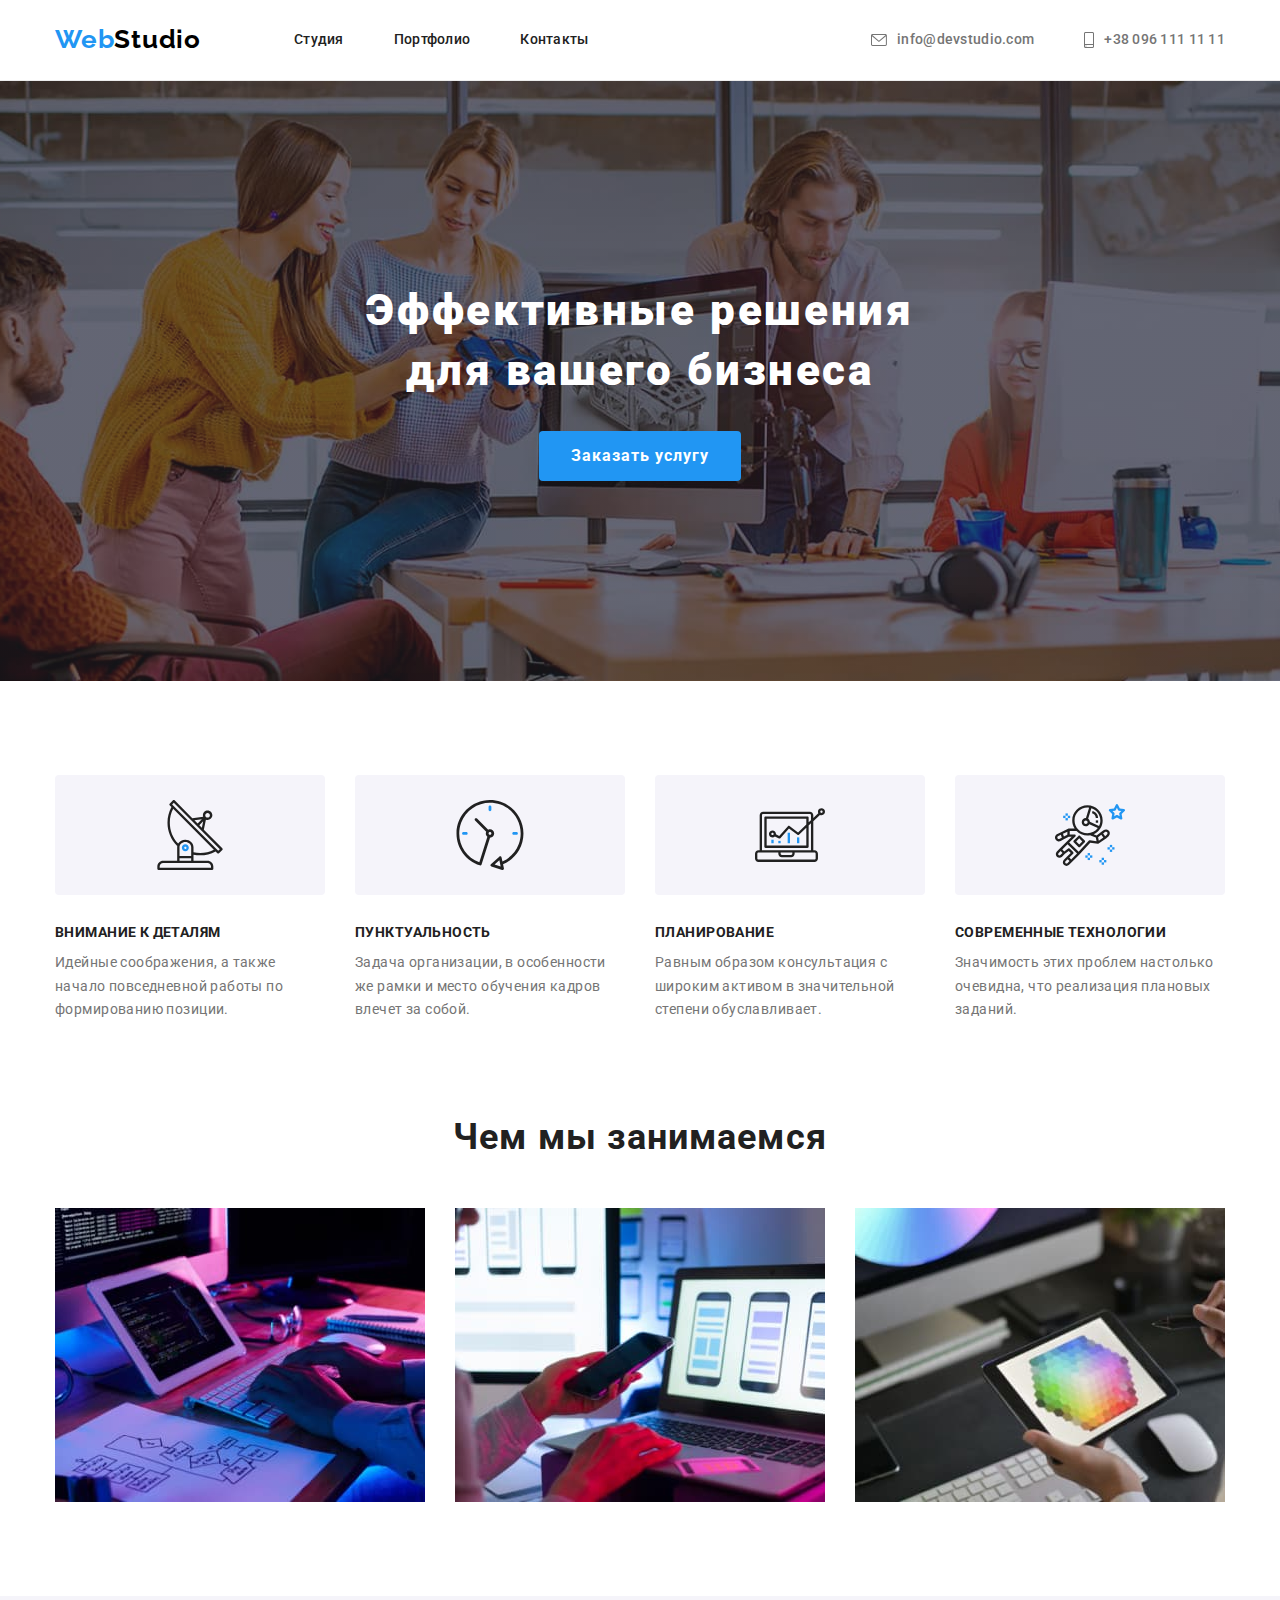
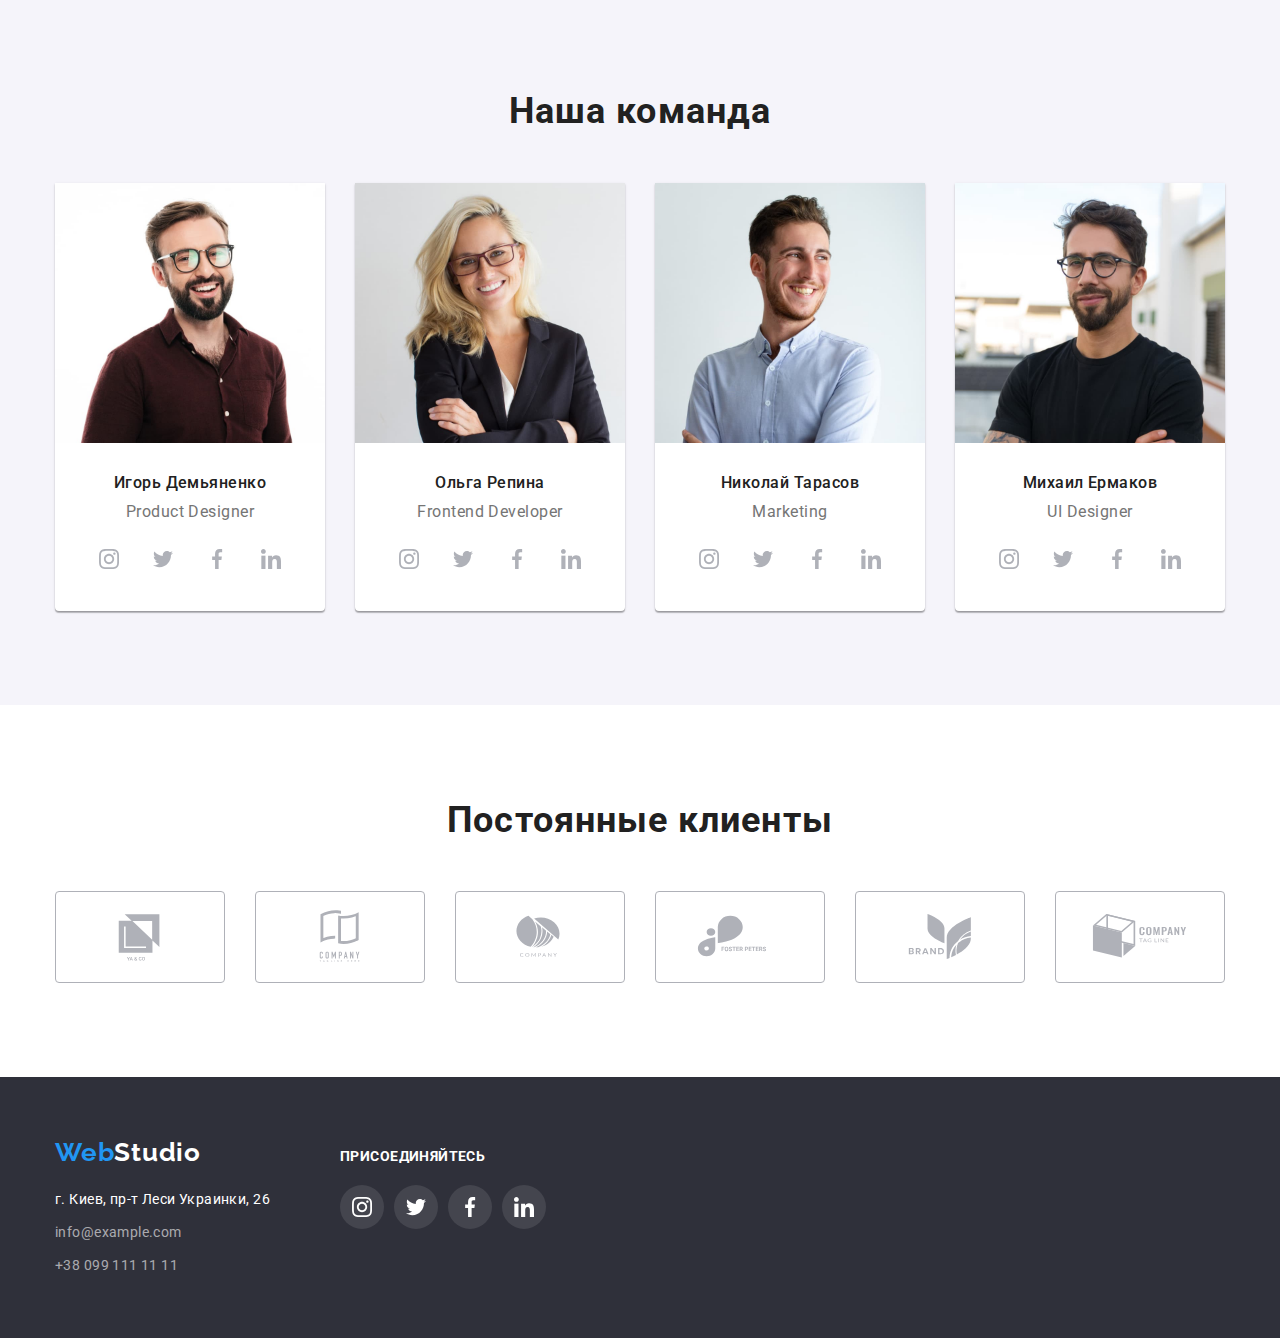
<file: index.html>
<!DOCTYPE html>
<html lang="ru">
  <head>
    <meta charset="UTF-8" />
    <meta http-equiv="X-UA-Compatible" content="IE=edge" />
    <meta name="viewport" content="width=device-width, initial-scale=1.0" />
    <title>Эффективные решения для вашего бизнеса</title>
    <link
      href="https://fonts.googleapis.com/css2?family=Raleway:wght@700&family=Roboto:wght@400;500;700;900&display=swap"
      rel="stylesheet"
    />
    <link
      rel="stylesheet"
      href="https://cdnjs.cloudflare.com/ajax/libs/modern-normalize/1.1.0/modern-normalize.min.css"
    />
    <link rel="stylesheet" href="./css/style.css" />
  </head>

  <body>
    <header class="header">
      <div class="container header-div">
        <a href="" class="header-logo link"> <span class="header-logo-web">Web</span>Studio</a>
        <nav class="header-nav">
          <ul class="site-nav list">
            <li class="site-nav-item"><a href="" class="site-nav-link link">Студия</a></li>
            <li class="site-nav-item">
              <a href="./portfolio.html" class="site-nav-link link">Портфолио</a>
            </li>
            <li class="site-nav-item"><a href="" class="site-nav-link link">Контакты</a></li>
          </ul>
        </nav>
        <ul class="contacts-nav list">
          <li class="contacts-nav-item">
            <a href="mailto:info@devstudio.com" class="contacts-nav-link link"
              ><svg class="contacts-nav-icon" width="16" height="12">
                <use href="./images/symbol-defs.svg#icon-envelope"></use>
              </svg>
              info@devstudio.com
            </a>
          </li>
          <li class="contacts-nav-item">
            <a href="tel:+380961111111" class="contacts-nav-link link">
              <svg class="contacts-nav-icon" width="10" height="16">
                <use href="./images/symbol-defs.svg#icon-smartphone"></use>
              </svg>
              +38 096 111 11 11</a
            >
          </li>
        </ul>
      </div>
    </header>
    <main>
      <section class="hero">
        <div class="container">
          <h1 class="hero-title">
            Эффективные решения <br />
            для вашего бизнеса
          </h1>
          <button type="button" class="hero-btn">Заказать услугу</button>
        </div>
      </section>
      <section class="features section">
        <div class="container">
          <h2 class="visually-hidden">Наши преимущества</h2>
          <ul class="features-list">
            <li class="features-item">
              <div class="features-icon-container">
                <svg class="features-icon" width="70" height="70">
                  <use href="./images/symbol-defs.svg#icon-antenna-1"></use>
                </svg>
              </div>
              <h3 class="features-title">Внимание к деталям</h3>
              <p class="features-text">
                Идейные соображения, а также начало повседневной работы по формированию позиции.
              </p>
            </li>
            <li class="features-item">
              <div class="features-icon-container">
                <svg class="features-icon" width="70" height="70">
                  <use href="./images/symbol-defs.svg#icon-clock-1"></use>
                </svg>
              </div>
              <h3 class="features-title">Пунктуальность</h3>
              <p class="features-text">
                Задача организации, в особенности же рамки и место обучения кадров влечет за собой.
              </p>
            </li>
            <li class="features-item">
              <div class="features-icon-container">
                <svg class="features-icon" width="70" height="70">
                  <use href="./images/symbol-defs.svg#icon-diagram-1"></use>
                </svg>
              </div>
              <h3 class="features-title">Планирование</h3>
              <p class="features-text">
                Равным образом консультация с широким активом в значительной степени обуславливает.
              </p>
            </li>
            <li class="features-item">
              <div class="features-icon-container">
                <svg class="features-icon" width="70" height="70">
                  <use href="./images/symbol-defs.svg#icon-astronaut-1"></use>
                </svg>
              </div>
              <h3 class="features-title">Современные технологии</h3>
              <p class="features-text">
                Значимость этих проблем настолько очевидна, что реализация плановых заданий.
              </p>
            </li>
          </ul>
        </div>
      </section>
      <section class="works section">
        <div class="container">
          <h2 class="works-title">Чем мы занимаемся</h2>
          <ul class="works-list">
            <li class="works-item">
              <img src="./images/box1.jpg" alt="написание кода" width="370" />
            </li>
            <li class="works-item">
              <img src="./images/box2.jpg" alt="мобильные устройства" width="370" />
            </li>
            <li class="works-item"><img src="./images/box3.jpg" alt="дизайн" width="370" /></li>
          </ul>
        </div>
      </section>
      <section class="team section">
        <div class="container">
          <h2 class="team-title">Наша команда</h2>
          <ul class="team-list">
            <li class="team-item">
              <img src="./images/img1.jpg" alt="Игорь Демьяненко Product Designer" width="270" />

              <div class="team-item-bgc">
                <h3 class="team-item-title">Игорь Демьяненко</h3>
                <p class="team-item-text" lang="en">Product Designer</p>
                <ul class="team-soc-list">
                  <li class="team-soc-item">
                    <a href="" class="team-soc-link">
                      <svg class="team-soc-icon" width="20" height="20">
                        <use href="./images/symbol-defs.svg#icon-instagram-2"></use>
                      </svg>
                    </a>
                  </li>
                  <li class="team-soc-item">
                    <a href="" class="team-soc-link">
                      <svg class="team-soc-icon" width="20" height="20">
                        <use href="./images/symbol-defs.svg#icon-twitter-1"></use>
                      </svg>
                    </a>
                  </li>
                  <li class="team-soc-item">
                    <a href="" class="team-soc-link">
                      <svg class="team-soc-icon" width="20" height="20">
                        <use href="./images/symbol-defs.svg#icon-facebook-1"></use>
                      </svg>
                    </a>
                  </li>
                  <li class="team-soc-item">
                    <a href="" class="team-soc-link">
                      <svg class="team-soc-icon" width="20" height="20">
                        <use href="./images/symbol-defs.svg#icon-linkedin-1"></use>
                      </svg>
                    </a>
                  </li>
                </ul>
              </div>
            </li>
            <li class="team-item">
              <img src="./images/img2.jpg" alt="Ольга Репина Frontend Developer" width="270" />
              <div class="team-item-bgc">
                <h3 class="team-item-title">Ольга Репина</h3>
                <p class="team-item-text" lang="en">Frontend Developer</p>
                <ul class="team-soc-list">
                  <li class="team-soc-item">
                    <a href="" class="team-soc-link">
                      <svg class="team-soc-icon" width="20" height="20">
                        <use href="./images/symbol-defs.svg#icon-instagram-2"></use>
                      </svg>
                    </a>
                  </li>
                  <li class="team-soc-item">
                    <a href="" class="team-soc-link">
                      <svg class="team-soc-icon" width="20" height="20">
                        <use href="./images/symbol-defs.svg#icon-twitter-1"></use>
                      </svg>
                    </a>
                  </li>
                  <li class="team-soc-item">
                    <a href="" class="team-soc-link">
                      <svg class="team-soc-icon" width="20" height="20">
                        <use href="./images/symbol-defs.svg#icon-facebook-1"></use>
                      </svg>
                    </a>
                  </li>
                  <li class="team-soc-item">
                    <a href="" class="team-soc-link">
                      <svg class="team-soc-icon" width="20" height="20">
                        <use href="./images/symbol-defs.svg#icon-linkedin-1"></use>
                      </svg>
                    </a>
                  </li>
                </ul>
              </div>
            </li>
            <li class="team-item">
              <img src="./images/img3.jpg" alt="Николай Тарасов Marketing" width="270" />
              <div class="team-item-bgc">
                <h3 class="team-item-title">Николай Тарасов</h3>
                <p class="team-item-text" lang="en">Marketing</p>
                <ul class="team-soc-list">
                  <li class="team-soc-item">
                    <a href="" class="team-soc-link">
                      <svg class="team-soc-icon" width="20" height="20">
                        <use href="./images/symbol-defs.svg#icon-instagram-2"></use>
                      </svg>
                    </a>
                  </li>
                  <li class="team-soc-item">
                    <a href="" class="team-soc-link">
                      <svg class="team-soc-icon" width="20" height="20">
                        <use href="./images/symbol-defs.svg#icon-twitter-1"></use>
                      </svg>
                    </a>
                  </li>
                  <li class="team-soc-item">
                    <a href="" class="team-soc-link">
                      <svg class="team-soc-icon" width="20" height="20">
                        <use href="./images/symbol-defs.svg#icon-facebook-1"></use>
                      </svg>
                    </a>
                  </li>
                  <li class="team-soc-item">
                    <a href="" class="team-soc-link">
                      <svg class="team-soc-icon" width="20" height="20">
                        <use href="./images/symbol-defs.svg#icon-linkedin-1"></use>
                      </svg>
                    </a>
                  </li>
                </ul>
              </div>
            </li>
            <li class="team-item">
              <img src="./images/img4.jpg" alt="Михаил Ермаков UI Designer" width="270" />
              <div class="team-item-bgc">
                <h3 class="team-item-title">Михаил Ермаков</h3>
                <p class="team-item-text" lang="en">UI Designer</p>
                <ul class="team-soc-list">
                  <li class="team-soc-item">
                    <a href="" class="team-soc-link">
                      <svg class="team-soc-icon" width="20" height="20">
                        <use href="./images/symbol-defs.svg#icon-instagram-2"></use>
                      </svg>
                    </a>
                  </li>
                  <li class="team-soc-item">
                    <a href="" class="team-soc-link">
                      <svg class="team-soc-icon" width="20" height="20">
                        <use href="./images/symbol-defs.svg#icon-twitter-1"></use>
                      </svg>
                    </a>
                  </li>
                  <li class="team-soc-item">
                    <a href="" class="team-soc-link">
                      <svg class="team-soc-icon" width="20" height="20">
                        <use href="./images/symbol-defs.svg#icon-facebook-1"></use>
                      </svg>
                    </a>
                  </li>
                  <li class="team-soc-item">
                    <a href="" class="team-soc-link">
                      <svg class="team-soc-icon" width="20" height="20">
                        <use href="./images/symbol-defs.svg#icon-linkedin-1"></use>
                      </svg>
                    </a>
                  </li>
                </ul>
              </div>
            </li>
          </ul>
        </div>
      </section>
      <section class="clients section">
        <div class="container">
          <h2 class="clients-title">Постоянные клиенты</h2>
          <ul class="clients-list">
            <li class="clients-item">
              <a href="" class="clients-link">
                <svg class="clients-icon" width="106" height="60">
                  <use href="./images/symbol-defs.svg#icon-Logo"></use>
                </svg>
              </a>
            </li>
            <li class="clients-item">
              <a href="" class="clients-link">
                <svg class="clients-icon" width="106" height="60">
                  <use href="./images/symbol-defs.svg#icon-Logo-1"></use>
                </svg>
              </a>
            </li>
            <li class="clients-item">
              <a href="" class="clients-link">
                <svg class="clients-icon" width="106" height="60">
                  <use href="./images/symbol-defs.svg#icon-Logo-2"></use>
                </svg>
              </a>
            </li>
            <li class="clients-item">
              <a href="" class="clients-link">
                <svg class="clients-icon" width="106" height="60">
                  <use href="./images/symbol-defs.svg#icon-Logo-3"></use>
                </svg>
              </a>
            </li>
            <li class="clients-item">
              <a href="" class="clients-link">
                <svg class="clients-icon" width="106" height="60">
                  <use href="./images/symbol-defs.svg#icon-Logo-4"></use>
                </svg>
              </a>
            </li>
            <li class="clients-item">
              <a href="" class="clients-link">
                <svg class="clients-icon" width="106" height="60">
                  <use href="./images/symbol-defs.svg#icon-Logo-5"></use>
                </svg>
              </a>
            </li>
          </ul>
        </div>
      </section>
    </main>
    <footer class="footer">
      <div class="footer-cont container">
        <div class="footer-contacts">
          <a class="footer-logo link" href=""> <span class="footer-logo-web">Web</span>Studio</a>
          <address class="footer-adress">
            <ul class="footer-list list">
              <li class="footer-item">
                <a
                  class="footer-adress-link link"
                  href="https://www.google.com/maps/place/бул.+Леси+Украинки,+26,+Киев,+Украина,+02000/@50.4265807,30.5361971,17z/data=!3m1!4b1!4m5!3m4!1s0x40d4cf0e033ecbe9:0x57a4dffefec77da0!8m2!3d50.4265807!4d30.5383858"
                  >г. Киев, пр-т Леси Украинки, 26
                </a>
              </li>
              <li class="footer-item">
                <a class="footer-contacts-link link" href="mailto:info@example.com"
                  >info@example.com</a
                >
              </li>
              <li class="footer-item">
                <a class="footer-contacts-link link" href="tel:+380991111111">+38 099 111 11 11</a>
              </li>
            </ul>
          </address>
        </div>
        <div class="join">
          <h2 class="join-title">ПРИСОЕДИНЯЙТЕСЬ</h2>
          <ul class="join-list">
            <li class="join-item">
              <a href="" class="join-soc-link"
                ><svg class="join-icon" width="20" height="20">
                  <use href="./images/symbol-defs.svg#icon-instagram-2"></use>
                </svg>
              </a>
            </li>
            <li class="join-item">
              <a href="" class="join-soc-link"
                ><svg class="join-icon" width="20" height="20">
                  <use href="./images/symbol-defs.svg#icon-twitter-1"></use>
                </svg>
              </a>
            </li>
            <li class="join-item">
              <a href="" class="join-soc-link"
                ><svg class="join-icon" width="20" height="20">
                  <use href="./images/symbol-defs.svg#icon-facebook-1"></use>
                </svg>
              </a>
            </li>
            <li class="join-item">
              <a href="" class="join-soc-link"
                ><svg class="join-icon" width="20" height="20">
                  <use href="./images/symbol-defs.svg#icon-linkedin-1"></use>
                </svg>
              </a>
            </li>
          </ul>
        </div>
      </div>
    </footer>
  </body>
</html>
</file>
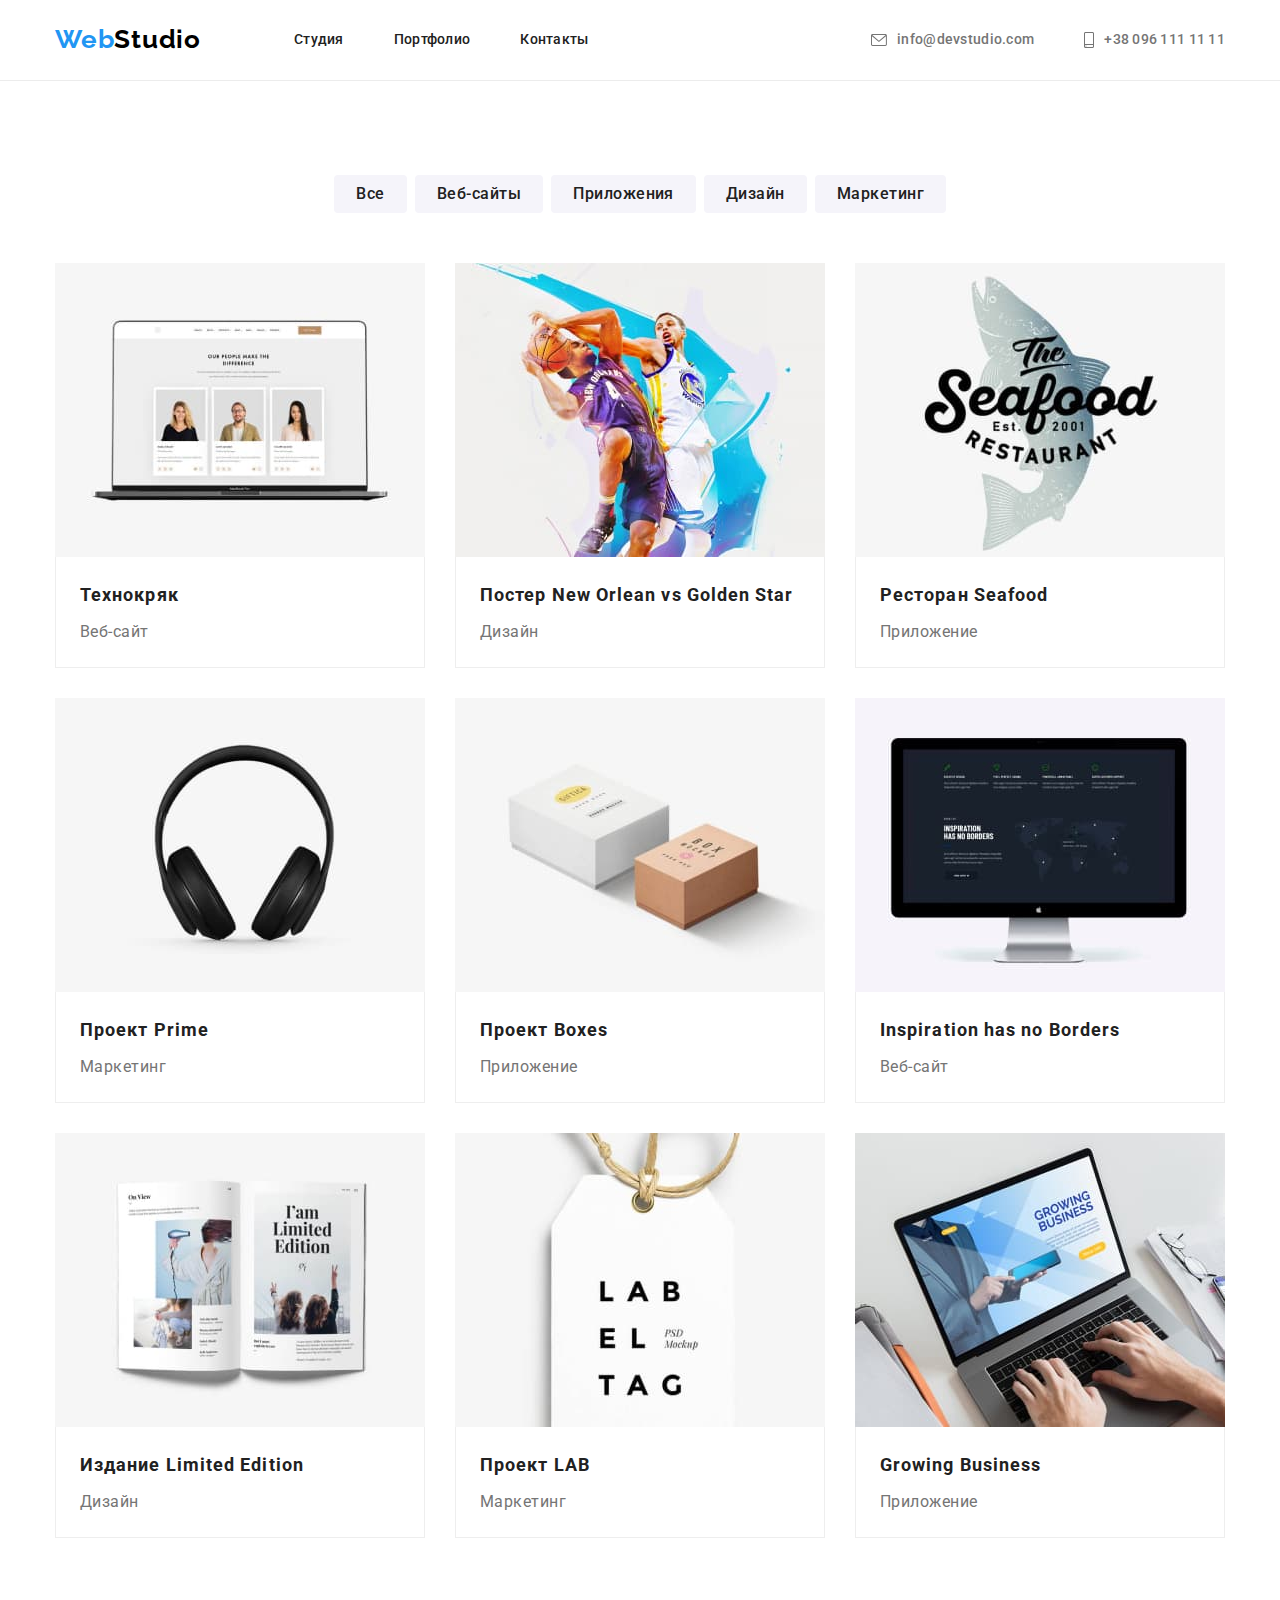
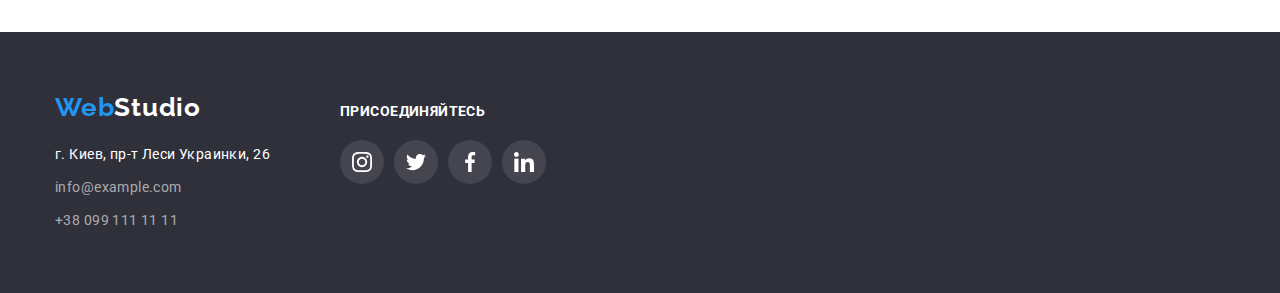
<file: portfolio.html>
<!DOCTYPE html>
<html lang="ru">
  <head>
    <meta charset="UTF-8" />
    <meta http-equiv="X-UA-Compatible" content="IE=edge" />
    <meta name="viewport" content="width=device-width, initial-scale=1.0" />
    <title>Portfolio</title>
    <link
      href="https://fonts.googleapis.com/css2?family=Raleway:wght@700&family=Roboto:wght@400;500;700;900&display=swap"
      rel="stylesheet"
    />
    <link
      rel="stylesheet"
      href="https://cdnjs.cloudflare.com/ajax/libs/modern-normalize/1.1.0/modern-normalize.min.css"
    />
    <link rel="stylesheet" href="./css/style.css" />
  </head>
  <body>
    <header class="header">
      <div class="container header-div">
        <a href="" class="header-logo link"> <span class="header-logo-web">Web</span>Studio</a>
        <nav class="header-nav">
          <ul class="site-nav list">
            <li class="site-nav-item">
              <a href="./index.html" class="site-nav-link link">Студия</a>
            </li>
            <li class="site-nav-item">
              <a href="" class="site-nav-link link">Портфолио</a>
            </li>
            <li class="site-nav-item"><a href="" class="site-nav-link link">Контакты</a></li>
          </ul>
        </nav>
        <ul class="contacts-nav list">
          <li class="contacts-nav-item">
            <a href="mailto:info@devstudio.com" class="contacts-nav-link link"
              ><svg class="contacts-nav-icon" width="16" height="12">
                <use href="./images/symbol-defs.svg#icon-envelope"></use>
              </svg>
              info@devstudio.com
            </a>
          </li>
          <li class="contacts-nav-item">
            <a href="tel:+380961111111" class="contacts-nav-link link">
              <svg class="contacts-nav-icon" width="10" height="16">
                <use href="./images/symbol-defs.svg#icon-smartphone"></use>
              </svg>
              +38 096 111 11 11</a
            >
          </li>
        </ul>
      </div>
    </header>
    <main>
      <section class="filtres section">
        <div class="container">
          <h1 class="visually-hidden">Фильтры</h1>
          <ul class="filtres-btn-list">
            <li class="filtres-btn-item">
              <button type="button" class="filtres-btn">Все</button>
            </li>
            <li class="filtres-btn-item">
              <button type="button" class="filtres-btn">Веб-сайты</button>
            </li>
            <li class="filtres-btn-item">
              <button type="button" class="filtres-btn">Приложения</button>
            </li>
            <li class="filtres-btn-item">
              <button type="button" class="filtres-btn">Дизайн</button>
            </li>
            <li class="filtres-btn-item">
              <button type="button" class="filtres-btn">Маркетинг</button>
            </li>
          </ul>

          <ul class="filtres-list">
            <li class="filtres-item">
              <a href="" class="filtres-item-link link">
                <img src="./images/portfolio1.jpg" alt="Технокряк Веб-сайт" width="370" />
                <div class="filtres-item-img">
                  <h2 class="filtres-title">Технокряк</h2>
                  <p class="filtres-text">Веб-сайт</p>
                </div>
              </a>
            </li>
            <li class="filtres-item">
              <a href="" class="filtres-item-link link">
                <img
                  src="./images/portfolio2.jpg"
                  alt="Постер New Orlean vs Golden Star Дизайн"
                  width="370"
                />
                <div class="filtres-item-img">
                  <h2 class="filtres-title">Постер New Orlean vs Golden Star</h2>
                  <p class="filtres-text">Дизайн</p>
                </div>
              </a>
            </li>
            <li class="filtres-item">
              <a href="" class="filtres-item-link link">
                <img src="./images/portfolio3.jpg" alt="Ресторан Seafood Приложение" width="370" />
                <div class="filtres-item-img">
                  <h2 class="filtres-title">Ресторан Seafood</h2>
                  <p class="filtres-text">Приложение</p>
                </div>
              </a>
            </li>
            <li class="filtres-item">
              <a href="" class="filtres-item-link link">
                <img src="./images/portfolio4.jpg" alt="Проект Prime Маркетинг" width="370" />
                <div class="filtres-item-img">
                  <h2 class="filtres-title">Проект Prime</h2>
                  <p class="filtres-text">Маркетинг</p>
                </div>
              </a>
            </li>
            <li class="filtres-item">
              <a href="" class="filtres-item-link link">
                <img src="./images/portfolio5.jpg" alt="Проект Boxes Приложение" width="370" />
                <div class="filtres-item-img">
                  <h2 class="filtres-title">Проект Boxes</h2>
                  <p class="filtres-text">Приложение</p>
                </div>
              </a>
            </li>
            <li class="filtres-item">
              <a href="" class="filtres-item-link link">
                <img
                  src="./images/portfolio6.jpg"
                  alt="Inspiration has no Borders Веб-сайт"
                  width="370"
                />
                <div class="filtres-item-img">
                  <h2 class="filtres-title" lang="en">Inspiration has no Borders</h2>
                  <p class="filtres-text">Веб-сайт</p>
                </div>
              </a>
            </li>
            <li class="filtres-item">
              <a href="" class="filtres-item-link link">
                <img
                  src="./images/portfolio7.jpg"
                  alt="Издание Limited Edition Дизайн"
                  width="370"
                />
                <div class="filtres-item-img">
                  <h2 class="filtres-title">Издание Limited Edition</h2>
                  <p class="filtres-text">Дизайн</p>
                </div>
              </a>
            </li>
            <li class="filtres-item">
              <a href="" class="filtres-item-link link">
                <img src="./images/portfolio8.jpg" alt="Проект LAB Маркетинг" width="370" />
                <div class="filtres-item-img">
                  <h2 class="filtres-title">Проект LAB</h2>
                  <p class="filtres-text">Маркетинг</p>
                </div>
              </a>
            </li>
            <li class="filtres-item">
              <a href="" class="filtres-item-link link">
                <img src="./images/portfolio9.jpg" alt="Growing Business Приложение" width="370" />
                <div class="filtres-item-img">
                  <h2 class="filtres-title" lang="en">Growing Business</h2>
                  <p class="filtres-text">Приложение</p>
                </div>
              </a>
            </li>
          </ul>
        </div>
      </section>
    </main>

    <footer class="footer">
      <div class="footer-cont container">
        <div class="footer-contacts">
          <a class="footer-logo link" href=""> <span class="footer-logo-web">Web</span>Studio</a>
          <address class="footer-adress">
            <ul class="footer-list list">
              <li class="footer-item">
                <a
                  class="footer-adress-link link"
                  href="https://www.google.com/maps/place/бул.+Леси+Украинки,+26,+Киев,+Украина,+02000/@50.4265807,30.5361971,17z/data=!3m1!4b1!4m5!3m4!1s0x40d4cf0e033ecbe9:0x57a4dffefec77da0!8m2!3d50.4265807!4d30.5383858"
                  >г. Киев, пр-т Леси Украинки, 26
                </a>
              </li>
              <li class="footer-item">
                <a class="footer-contacts-link link" href="mailto:info@example.com"
                  >info@example.com</a
                >
              </li>
              <li class="footer-item">
                <a class="footer-contacts-link link" href="tel:+380991111111">+38 099 111 11 11</a>
              </li>
            </ul>
          </address>
        </div>
        <div class="join">
          <h2 class="join-title">ПРИСОЕДИНЯЙТЕСЬ</h2>
          <ul class="join-list">
            <li class="join-item">
              <a href="" class="join-soc-link"
                ><svg class="join-icon" width="20" height="20">
                  <use href="./images/symbol-defs.svg#icon-instagram-2"></use>
                </svg>
              </a>
            </li>
            <li class="join-item">
              <a href="" class="join-soc-link"
                ><svg class="join-icon" width="20" height="20">
                  <use href="./images/symbol-defs.svg#icon-twitter-1"></use>
                </svg>
              </a>
            </li>
            <li class="join-item">
              <a href="" class="join-soc-link"
                ><svg class="join-icon" width="20" height="20">
                  <use href="./images/symbol-defs.svg#icon-facebook-1"></use>
                </svg>
              </a>
            </li>
            <li class="join-item">
              <a href="" class="join-soc-link"
                ><svg class="join-icon" width="20" height="20">
                  <use href="./images/symbol-defs.svg#icon-linkedin-1"></use>
                </svg>
              </a>
            </li>
          </ul>
        </div>
      </div>
    </footer>
  </body>
</html>
</file>
<file: css/style.css>
/* цвет основного текста  #757575 */
/* вторичный цвет текста  #212121 */
/* белый #FFFFFF */
/* акцент #2196F3 */
/* основной фон #FFFFFF */
/* вторичный фон #F5F4FA */
/* серый #2F303A */
/* контакты футера rgba(255, 255, 255, 0.6) */

:root {
  --primary-text-color: #757575;
  --title-text-color: #212121;
  --accent-color: #2196f3;
  --primary-white-color: #ffffff;
  --primary-grey-color: #2f303a;
  --secondary-bg-color: #f5f4fa;
  --footer-text-color: rgba(255, 255, 255, 0.6);
}

body {
  color: var(--primary-text-color);
  background-color: var(--primary-white-color);
  font-family: 'roboto', 'sans serif';
}
ul,
p,
h1,
h2,
h3 {
  list-style: none;
  margin: 0;
  padding: 0;
}

.link {
  text-decoration: none;
}
img {
  display: block;
}
.container {
  width: 1200px;
  padding-left: 15px;
  padding-right: 15px;
  margin-left: auto;
  margin-right: auto;
  /* outline: solid 2px tomato; */
}

.section {
  padding-bottom: 94px;
  padding-top: 94px;
}

/* --------------------Header---------------------- */

.header-div {
  display: flex;
  align-items: center;
}
.header-nav {
  margin-left: 93px;
}
.header-logo {
  font-family: 'Raleway';
  font-weight: 700;
  font-size: 26px;
  line-height: 1.2;
  letter-spacing: 0.03em;
  color: #000000;
}
.header {
  border-bottom: solid 1px rgba(236, 236, 236, 1);
}
.header-logo-web {
  color: var(--accent-color);
}

/* --------------------Site-nav---------------------- */

.site-nav {
  display: flex;
}

.site-nav-item + .site-nav-item {
  margin-left: 50px;
}

.site-nav-link {
  font-weight: 500;
  font-size: 14px;
  line-height: 1.14;
  letter-spacing: 0.02em;
  color: var(--title-text-color);
  display: block;
  padding-top: 32px;
  padding-bottom: 32px;
}
.site-nav-link:hover,
.site-nav-link:focus {
  color: var(--accent-color);
}

/* --------------------Contacts-nav---------------------- */

.contacts-nav {
  display: flex;
  margin-left: auto;
}
.contacts-nav-link {
  display: flex;
  align-items: center;
  font-weight: 500;
  font-size: 14px;
  line-height: 1.14;
  letter-spacing: 0.02em;
  color: var(--primary-text-color);
  padding-top: 10px;
  padding-bottom: 10px;
}

.contacts-nav-link:hover,
.contacts-nav-link:focus {
  color: var(--accent-color);
}

.contacts-nav-item + .contacts-nav-item {
  margin-left: 50px;
}

.contacts-nav-item:last-child {
  margin-right: 0;
}
.contacts-nav-link:hover .contacts-nav-icon {
  fill: var(--accent-color);
}
.contacts-nav-icon {
  fill: currentColor;
  margin-right: 10px;
}

/* --------------------Main sections---------------------- */

/* --------------------Hero section---------------------- */

.hero {
  text-align: center;
  padding-top: 200px;
  padding-bottom: 200px;
  background-image: linear-gradient(rgba(47, 48, 58, 0.4), rgba(47, 48, 58, 0.4)),
    url(../images/heroBG.jpg);
  background-position: center;
  background-repeat: no-repeat;
  background-size: cover;
  max-width: 1600px;
  margin-left: auto;
  margin-right: auto;
}

.hero-title {
  font-weight: 900;
  font-size: 44px;
  line-height: 1.36;
  letter-spacing: 0.06em;
  color: var(--primary-white-color);
  margin: 0;
  margin-bottom: 30px;
}
.hero-btn {
  font-weight: 700;
  font-size: 16px;
  line-height: 1.88;
  letter-spacing: 0.06em;
  border-radius: 4px;
  padding: 10px 32px;
  border: 0;
  min-width: 200px;
  height: 50px;
  font-family: inherit;
  color: var(--primary-white-color);
  background-color: var(--accent-color);
  cursor: pointer;
}

/* --------------------Features section---------------------- */
.visually-hidden {
  position: absolute;
  width: 1px;
  height: 1px;
  margin: -1px;
  border: 0;
  padding: 0;

  white-space: nowrap;
  clip-path: inset(100%);
  clip: rect(0 0 0 0);
  overflow: hidden;
}
.features-list {
  display: flex;
}

.features-item {
  min-width: 270px;
  min-height: 101px;
}
.features-item + .features-item {
  margin-left: 30px;
}
.features-title {
  font-weight: 700;
  font-size: 14px;
  line-height: 1.14;
  letter-spacing: 0.03em;
  text-transform: uppercase;
  color: var(--title-text-color);
  margin-bottom: 10px;
}

.features-text {
  font-size: 14px;
  line-height: 1.71;
  letter-spacing: 0.03em;
  color: var(--primary-text-color);
}

.features-icon-container {
  display: flex;
  justify-content: center;
  align-items: center;
  width: 270px;
  height: 120px;
  background-color: var(--secondary-bg-color);

  margin-bottom: 30px;
  border-radius: 4px;
}

.features-icon-container + .features-icon-container {
  margin-left: 30px;
}
.features-icon {
  justify-content: center;
  align-items: center;
}

/* --------------------Works section---------------------- */

.works {
  padding-top: 0;
}
.works-title {
  font-weight: 700;
  font-size: 36px;
  line-height: 1.17;
  letter-spacing: 0.03em;
  color: var(--title-text-color);
  margin: 0;
  margin-bottom: 50px;
  text-align: center;
}

.works-list {
  display: flex;
}

.works-item + .works-item {
  margin-left: 30px;
}

/* --------------------Team section---------------------- */

.team {
  background-color: var(--secondary-bg-color);
}

.team-list {
  display: flex;
}
.team-title {
  font-weight: 700;
  font-size: 36px;
  line-height: 1.17;
  letter-spacing: 0.03em;
  color: var(--title-text-color);
  margin-bottom: 50px;
  text-align: center;
}
.team-item {
  background-color: var(--primary-white-color);
  border-radius: 0px 0px 4px 4px;
  box-shadow: 0px 1px 3px rgba(0, 0, 0, 0.12), 0px 1px 1px rgba(0, 0, 0, 0.14),
    0px 2px 1px rgba(0, 0, 0, 0.2);
}
.team-item + .team-item {
  margin-left: 30px;
}
.team-item-title {
  font-weight: 500;
  font-size: 16px;
  line-height: 1.19;
  letter-spacing: 0.03em;
  color: var(--title-text-color);
  margin-bottom: 10px;
  text-align: center;
}
.team-item-text {
  font-size: 16px;
  line-height: 1.19;
  letter-spacing: 0.03em;
  color: var(--primary-text-color);
  text-align: center;
  margin-bottom: 16px;
}

.team-item-bgc {
  padding-top: 30px;
  padding-bottom: 30px;
}

.team-soc-list {
  display: flex;
  justify-content: center;
}
.team-soc-item + .team-soc-item {
  margin-left: 10px;
}

.team-soc-link {
  /* background-color: tomato; */
  width: 44px;
  height: 44px;
  border-radius: 50%;
  display: flex;
  justify-content: center;
  align-items: center;
}

.team-soc-link:hover,
.team-soc-link:focus {
  background-color: var(--accent-color);
}

.team-soc-link:hover .team-soc-icon,
.team-soc-link:focus .team-soc-icon {
  fill: #ffffff;
}
.team-soc-icon {
  fill: #afb1b8;
}

/* --------------------Clients section---------------------- */

.clients-title {
  font-weight: 700;
  font-size: 36px;
  line-height: 1.17;
  letter-spacing: 0.03em;
  color: var(--title-text-color);
  margin-bottom: 50px;
  text-align: center;
}

.clients-list {
  display: flex;
}
.clients-item {
  width: 170px;
  height: 92px;
}

.clients-item + .clients-item {
  margin-left: 30px;
}
.clients-link {
  width: 100%;
  height: 100%;
  display: flex;
  justify-content: center;
  align-items: center;
  border: 1px solid #afb1b8;
  border-radius: 4px;
}
.clients-link:hover,
.clients-link:focus {
  border-color: var(--accent-color);
}
.clients-link:hover .clients-icon,
.clients-link:focus .clients-icon {
  fill: var(--accent-color);
}

.clients-icon {
  fill: #afb1b8;
}
/* --------------------Footer section---------------------- */

.footer {
  background-color: var(--primary-grey-color);
  padding-top: 60px;
  padding-bottom: 60px;
}

.footer-logo-web {
  color: var(--accent-color);
}
.footer-logo {
  font-family: 'Raleway';
  font-weight: 700;
  font-size: 26px;
  line-height: 1.2;
  letter-spacing: 0.03em;
  color: var(--primary-white-color);
}

.footer-item {
  margin-bottom: 9px;
}
.footer-item:nth-child(3n) {
  margin-bottom: 0;
}
.footer-adress {
  font-style: normal;
  margin-top: 20px;
}

.footer-adress-link {
  font-size: 14px;
  line-height: 1.71;
  letter-spacing: 0.03em;
  color: var(--primary-white-color);
}
.footer-adress-link:hover,
.footer-adress-link:focus {
  color: var(--accent-color);
}

.footer-contacts-link {
  font-size: 14px;
  line-height: 1.71;
  letter-spacing: 0.03em;
  color: var(--footer-text-color);
}

.footer-contacts-link:hover,
.footer-contacts-link:focus {
  color: var(--accent-color);
}

.footer-cont {
  display: flex;
  align-items: baseline;
}
.join {
  margin-left: 70px;
}
.join-title {
  font-weight: 700;
  font-size: 14px;
  line-height: 1.14;
  letter-spacing: 0.03em;
  color: var(--primary-white-color);
}
.join-list {
  display: flex;
  margin-top: 20px;
}

.join-item + .join-item {
  margin-left: 10px;
}
.join-soc-link {
  width: 44px;
  height: 44px;
  border-radius: 50%;
  display: flex;
  justify-content: center;
  align-items: center;
  background: rgba(255, 255, 255, 0.1);
}
.join-soc-link:hover,
.join-soc-link:focus {
  background: var(--accent-color);
}
.join-icon {
  fill: var(--primary-white-color);
}
/* --------------------Portfolio---------------------- */
/* --------------------Filtres section---------------------- */

.filtres-btn-list {
  display: flex;
  margin-bottom: 50px;
  justify-content: center;
}

.filtres-btn-item + .filtres-btn-item {
  margin-left: 8px;
}
.filtres-btn {
  font-weight: 500;
  font-size: 16px;
  line-height: 1.62;
  letter-spacing: 0.03em;
  border-radius: 4px;
  border: 0;
  height: 38px;
  min-width: 73px;
  color: var(--title-text-color);
  background-color: var(--secondary-bg-color);
  font-family: inherit;
  cursor: pointer;
  padding: 6px 22px;
  text-align: center;
}
.filtres-btn:hover,
.filtres-btn:focus {
  background-color: var(--accent-color);
  color: var(--primary-white-color);
  box-shadow: 0px 3px 1px rgba(0, 0, 0, 0.1), 0px 1px 2px rgba(0, 0, 0, 0.08),
    0px 2px 2px rgba(0, 0, 0, 0.12);
}

.filtres-list {
  display: flex;
  flex-wrap: wrap;
}

.filtres-item {
  margin-right: 30px;
  margin-bottom: 30px;
}
.filtres-item-link {
  display: block;
}
.filtres-item-link:hover,
.filtres-item-link:focus {
  box-shadow: 0px 1px 1px rgba(0, 0, 0, 0.12), 0px 4px 4px rgba(0, 0, 0, 0.06),
    1px 4px 6px rgba(0, 0, 0, 0.16);
}
.filtres-item:nth-child(3n) {
  margin-right: 0;
}
.filtres-item:nth-last-child(-n + 3) {
  margin-bottom: 0;
}
.filtres-item-img {
  padding: 20px 24px;
  border: 1px solid rgba(238, 238, 238, 1);
  border-top: 0;
}
.filtres-title {
  font-weight: 700;
  font-size: 18px;
  line-height: 2;
  color: var(--title-text-color);
  letter-spacing: 0.06em;
  margin-bottom: 4px;
}

.filtres-text {
  font-size: 16px;
  line-height: 1.88;
  letter-spacing: 0.03em;
  color: var(--primary-text-color);
}
</file>
